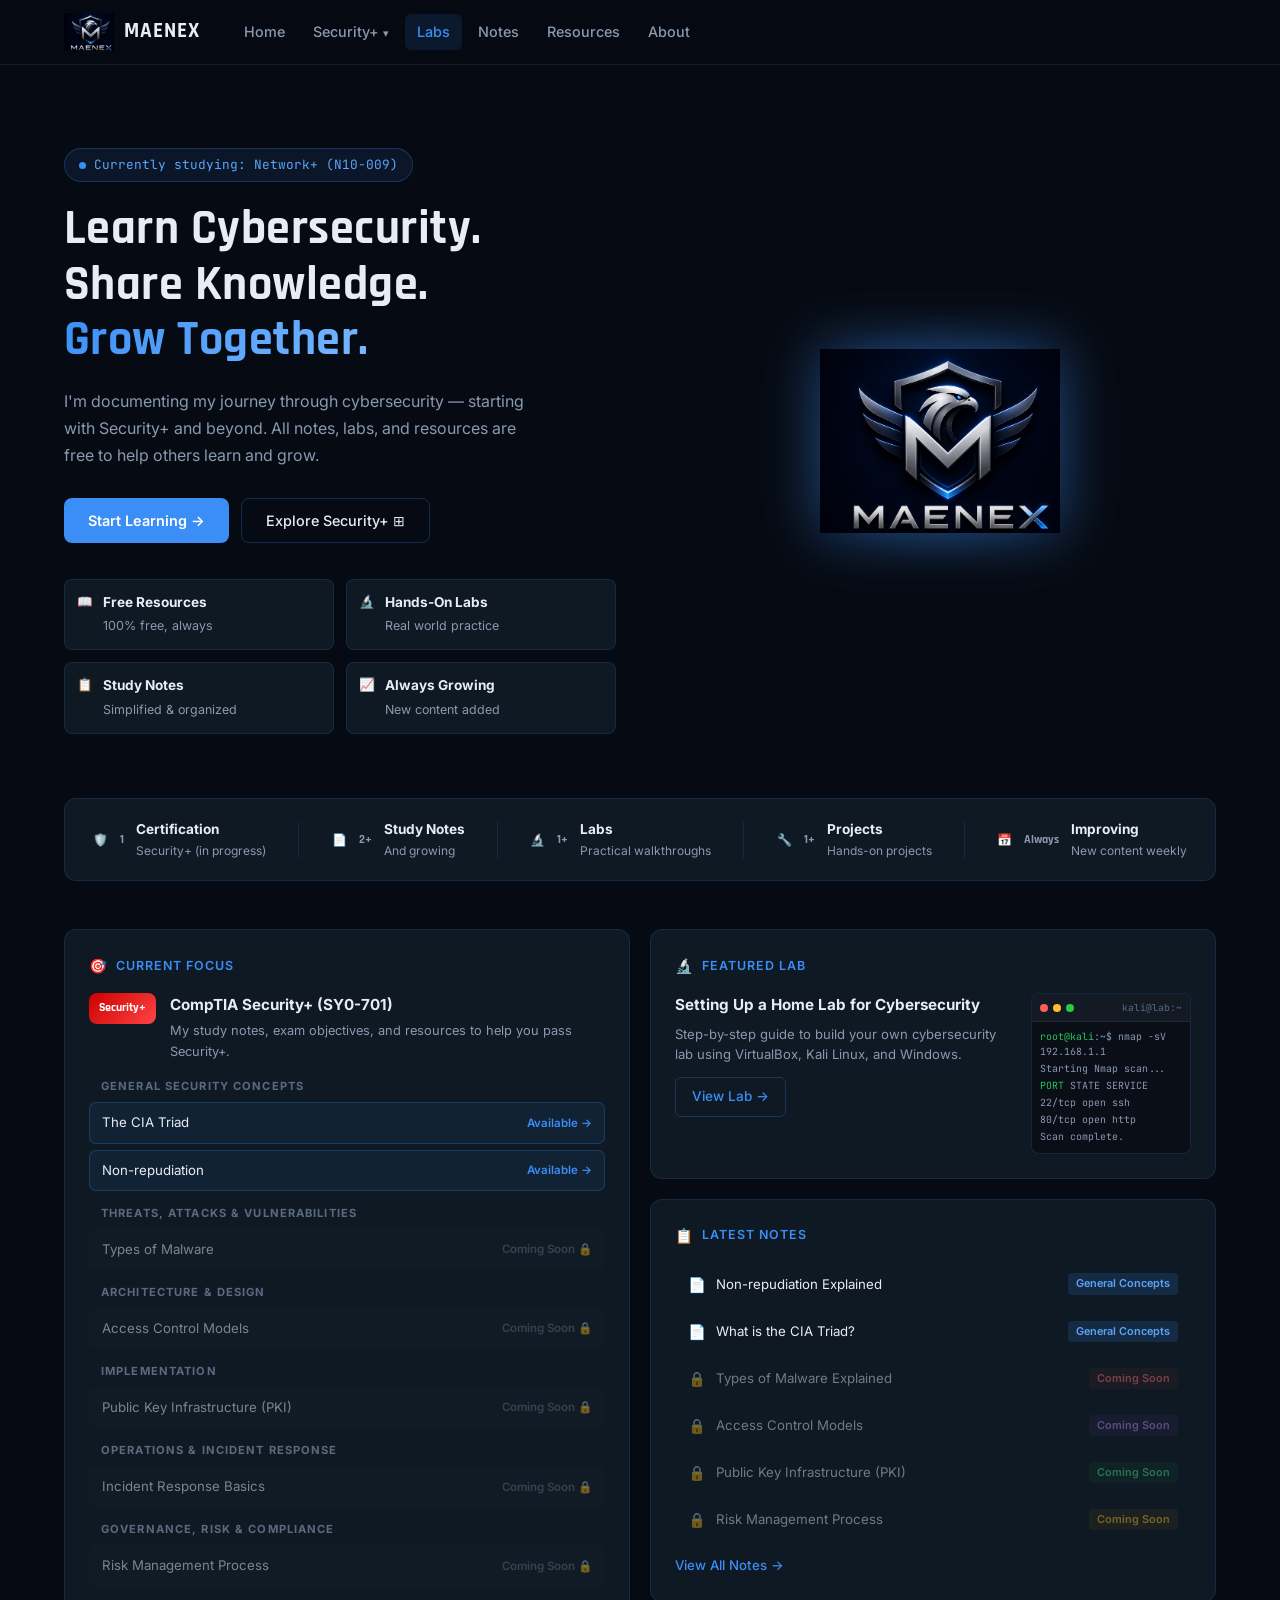
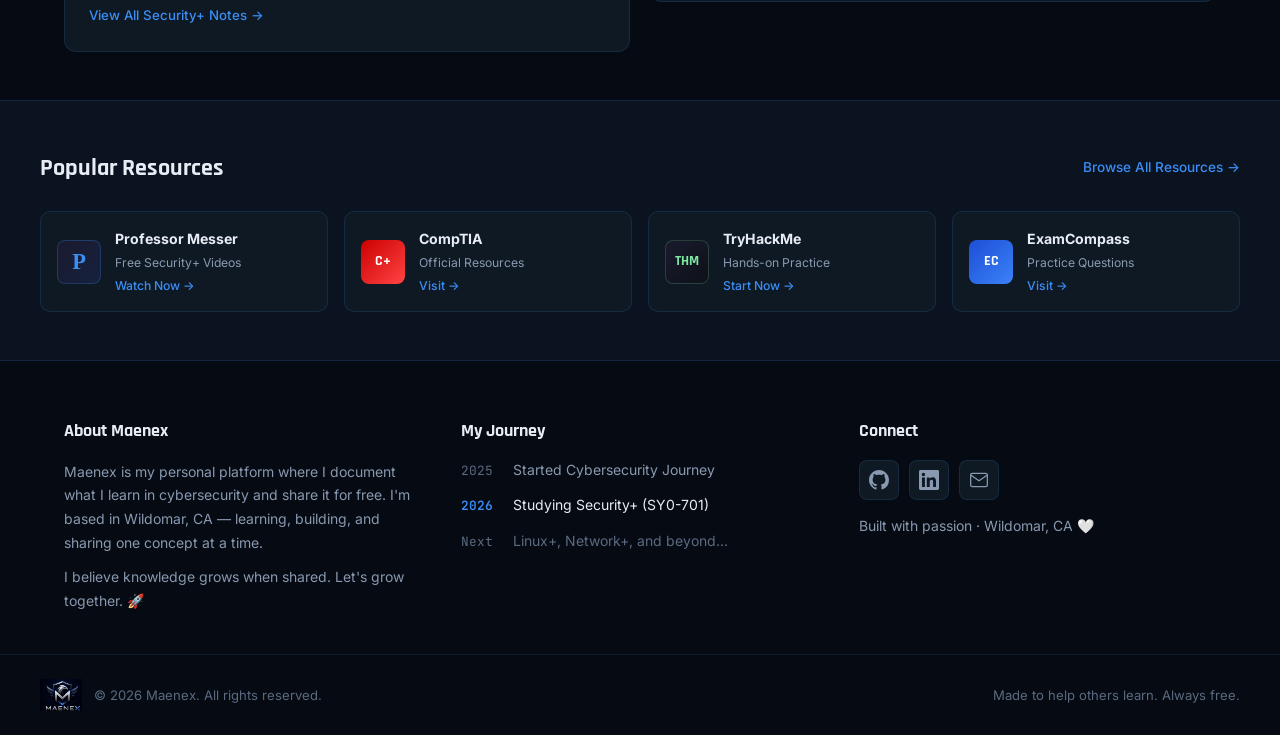
<file: index.html>
<!DOCTYPE html>
<html lang="en">
<head>
  <meta charset="UTF-8">
  <meta name="viewport" content="width=device-width, initial-scale=1.0">
  <title>Maenex | Learn Cybersecurity. Share Knowledge.</title>
  <meta name="description" content="Free cybersecurity notes, labs, and resources. Documenting the journey through Security+ and beyond.">
  <link rel="preconnect" href="https://fonts.googleapis.com">
  <link href="https://fonts.googleapis.com/css2?family=Rajdhani:wght@500;600;700&family=Inter:wght@300;400;500;600&family=JetBrains+Mono:wght@400;500&display=swap" rel="stylesheet">
  <link rel="stylesheet" href="css/style.css">
</head>
<body>

  <!-- NAVBAR -->
  <nav id="navbar">
    <div class="nav-inner">
      <a href="#" class="nav-brand">
        <img src="logo.png" alt="Maenex" class="nav-logo">
        <span class="nav-name">MAENEX</span>
      </a>
      <div class="nav-links">
        <a href="#" class="nav-link active">Home</a>
        <div class="nav-dropdown">
          <a href="#secplus" class="nav-link">Security+ <span class="caret">▾</span></a>
          <div class="dropdown-menu">
            <a href="#secplus">Chapter 1 — General Concepts</a>
            <a href="#secplus" class="locked-link">Chapter 2 — Threats <span class="lock-icon">🔒</span></a>
            <a href="#secplus" class="locked-link">Chapter 3 — Architecture <span class="lock-icon">🔒</span></a>
          </div>
        </div>
        <a href="#labs" class="nav-link">Labs</a>
        <a href="#notes" class="nav-link">Notes</a>
        <a href="#resources" class="nav-link">Resources</a>
        <a href="#about" class="nav-link">About</a>
      </div>
      <button class="nav-menu-btn" id="menuBtn">☰</button>
    </div>
  </nav>

  <!-- MOBILE MENU -->
  <div class="mobile-menu" id="mobileMenu">
    <a href="#">Home</a>
    <a href="#secplus">Security+</a>
    <a href="#labs">Labs</a>
    <a href="#notes">Notes</a>
    <a href="#resources">Resources</a>
    <a href="#about">About</a>
  </div>

  <!-- HERO -->
  <section class="hero">
    <div class="hero-grid">
      <div class="hero-left">
        <div class="hero-badge">
          <span class="badge-dot"></span>
          Currently studying: Network+ (N10-009)
        </div>
        <h1 class="hero-title">
          Learn Cybersecurity.<br>
          Share Knowledge.<br>
          <span class="accent-gradient">Grow Together.</span>
        </h1>
        <p class="hero-sub">
          I'm documenting my journey through cybersecurity — starting with Security+ and beyond. All notes, labs, and resources are free to help others learn and grow.
        </p>
        <div class="hero-actions">
          <a href="#secplus" class="btn-primary">Start Learning →</a>
          <a href="#secplus" class="btn-ghost">Explore Security+ ⊞</a>
        </div>
        <div class="hero-features">
          <div class="feature-item">
            <span class="feature-icon">📖</span>
            <div>
              <strong>Free Resources</strong>
              <span>100% free, always</span>
            </div>
          </div>
          <div class="feature-item">
            <span class="feature-icon">🔬</span>
            <div>
              <strong>Hands-On Labs</strong>
              <span>Real world practice</span>
            </div>
          </div>
          <div class="feature-item">
            <span class="feature-icon">📋</span>
            <div>
              <strong>Study Notes</strong>
              <span>Simplified & organized</span>
            </div>
          </div>
          <div class="feature-item">
            <span class="feature-icon">📈</span>
            <div>
              <strong>Always Growing</strong>
              <span>New content added</span>
            </div>
          </div>
        </div>
      </div>
      <div class="hero-right">
        <div class="hero-logo-wrap">
          <div class="hero-glow"></div>
          <img src="logo.png" alt="Maenex" class="hero-logo-img">
        </div>
      </div>
    </div>

    <!-- STATS BAR -->
    <div class="stats-bar">
      <div class="stat-item">
        <span class="stat-icon">🛡️</span>
        <span class="stat-num">1</span>
        <div>
          <strong>Certification</strong>
          <span>Security+ (in progress)</span>
        </div>
      </div>
      <div class="stat-divider"></div>
      <div class="stat-item">
        <span class="stat-icon">📄</span>
        <span class="stat-num">2+</span>
        <div>
          <strong>Study Notes</strong>
          <span>And growing</span>
        </div>
      </div>
      <div class="stat-divider"></div>
      <div class="stat-item">
        <span class="stat-icon">🔬</span>
        <span class="stat-num">1+</span>
        <div>
          <strong>Labs</strong>
          <span>Practical walkthroughs</span>
        </div>
      </div>
      <div class="stat-divider"></div>
      <div class="stat-item">
        <span class="stat-icon">🔧</span>
        <span class="stat-num">1+</span>
        <div>
          <strong>Projects</strong>
          <span>Hands-on projects</span>
        </div>
      </div>
      <div class="stat-divider"></div>
      <div class="stat-item">
        <span class="stat-icon">📅</span>
        <span class="stat-num">Always</span>
        <div>
          <strong>Improving</strong>
          <span>New content weekly</span>
        </div>
      </div>
    </div>
  </section>

  <!-- MAIN CONTENT GRID -->
  <section class="content-section" id="secplus">
    <div class="content-grid">

      <!-- LEFT: Security+ Topics -->
      <div class="content-card focus-card">
        <div class="card-label">
          <span class="label-icon">🎯</span> Current Focus
        </div>
        <div class="focus-header">
          <div class="cert-logo">Security+</div>
          <div>
            <h3>CompTIA Security+ (SY0-701)</h3>
            <p>My study notes, exam objectives, and resources to help you pass Security+.</p>
          </div>
        </div>
        <div class="domain-list">
          <div class="domain-group">
            <span class="domain-group-title">General Security Concepts</span>
            <a href="notes/cia-triad.html" class="domain-item done">
              <span>The CIA Triad</span>
              <span class="domain-status completed">Available →</span>
            </a>
            <a href="notes/non-repudiation.html" class="domain-item done">
              <span>Non-repudiation</span>
              <span class="domain-status completed">Available →</span>
            </a>
          </div>
          <div class="domain-group">
            <span class="domain-group-title">Threats, Attacks &amp; Vulnerabilities</span>
            <div class="domain-item locked">
              <span>Types of Malware</span>
              <span class="domain-status lock">Coming Soon 🔒</span>
            </div>
          </div>
          <div class="domain-group">
            <span class="domain-group-title">Architecture &amp; Design</span>
            <div class="domain-item locked">
              <span>Access Control Models</span>
              <span class="domain-status lock">Coming Soon 🔒</span>
            </div>
          </div>
          <div class="domain-group">
            <span class="domain-group-title">Implementation</span>
            <div class="domain-item locked">
              <span>Public Key Infrastructure (PKI)</span>
              <span class="domain-status lock">Coming Soon 🔒</span>
            </div>
          </div>
          <div class="domain-group">
            <span class="domain-group-title">Operations &amp; Incident Response</span>
            <div class="domain-item locked">
              <span>Incident Response Basics</span>
              <span class="domain-status lock">Coming Soon 🔒</span>
            </div>
          </div>
          <div class="domain-group">
            <span class="domain-group-title">Governance, Risk &amp; Compliance</span>
            <div class="domain-item locked">
              <span>Risk Management Process</span>
              <span class="domain-status lock">Coming Soon 🔒</span>
            </div>
          </div>
        </div>
        <a href="#notes" class="view-all-link">View All Security+ Notes →</a>
      </div>

      <!-- RIGHT: Featured Lab + Latest Notes -->
      <div class="right-col">

        <div class="content-card lab-card">
          <div class="card-label">
            <span class="label-icon">🔬</span> Featured Lab
          </div>
          <div class="lab-content" id="labs">
            <div class="lab-text">
              <h3>Setting Up a Home Lab for Cybersecurity</h3>
              <p>Step-by-step guide to build your own cybersecurity lab using VirtualBox, Kali Linux, and Windows.</p>
              <a href="#" class="btn-outline">View Lab →</a>
            </div>
            <div class="lab-preview">
              <div class="terminal-preview">
                <div class="terminal-bar">
                  <span class="t-dot red"></span>
                  <span class="t-dot yellow"></span>
                  <span class="t-dot green"></span>
                  <span class="t-title">kali@lab:~</span>
                </div>
                <div class="terminal-body">
                  <p><span class="t-green">root@kali</span>:<span class="t-blue">~</span>$ nmap -sV 192.168.1.1</p>
                  <p class="t-dim">Starting Nmap scan...</p>
                  <p><span class="t-green">PORT</span>   STATE SERVICE</p>
                  <p>22/tcp open  ssh</p>
                  <p>80/tcp open  http</p>
                  <p class="t-green">Scan complete.</p>
                </div>
              </div>
            </div>
          </div>
        </div>

        <div class="content-card notes-card" id="notes">
          <div class="card-label">
            <span class="label-icon">📋</span> Latest Notes
          </div>
          <div class="notes-list">
            <a href="notes/non-repudiation.html" class="note-item">
              <span class="note-icon">📄</span>
              <span class="note-title">Non-repudiation Explained</span>
              <span class="note-tag general">General Concepts</span>
            </a>
            <a href="notes/cia-triad.html" class="note-item">
              <span class="note-icon">📄</span>
              <span class="note-title">What is the CIA Triad?</span>
              <span class="note-tag general">General Concepts</span>
            </a>
            <a href="#" class="note-item locked-note">
              <span class="note-icon">🔒</span>
              <span class="note-title">Types of Malware Explained</span>
              <span class="note-tag threats">Coming Soon</span>
            </a>
            <a href="#" class="note-item locked-note">
              <span class="note-icon">🔒</span>
              <span class="note-title">Access Control Models</span>
              <span class="note-tag arch">Coming Soon</span>
            </a>
            <a href="#" class="note-item locked-note">
              <span class="note-icon">🔒</span>
              <span class="note-title">Public Key Infrastructure (PKI)</span>
              <span class="note-tag impl">Coming Soon</span>
            </a>
            <a href="#" class="note-item locked-note">
              <span class="note-icon">🔒</span>
              <span class="note-title">Risk Management Process</span>
              <span class="note-tag grc">Coming Soon</span>
            </a>
          </div>
          <a href="#" class="view-all-link">View All Notes →</a>
        </div>

      </div>
    </div>
  </section>

  <!-- RESOURCES -->
  <section class="resources-section" id="resources">
    <div class="section-inner">
      <div class="section-header">
        <h2 class="section-title">Popular Resources</h2>
        <a href="#" class="browse-link">Browse All Resources →</a>
      </div>
      <div class="resources-grid">
        <a href="https://www.professormesser.com" target="_blank" class="resource-card">
          <div class="resource-logo professor">P</div>
          <div>
            <strong>Professor Messer</strong>
            <span>Free Security+ Videos</span>
            <span class="resource-cta">Watch Now →</span>
          </div>
        </a>
        <a href="https://www.comptia.org" target="_blank" class="resource-card">
          <div class="resource-logo comptia">C+</div>
          <div>
            <strong>CompTIA</strong>
            <span>Official Resources</span>
            <span class="resource-cta">Visit →</span>
          </div>
        </a>
        <a href="https://tryhackme.com" target="_blank" class="resource-card">
          <div class="resource-logo thm">THM</div>
          <div>
            <strong>TryHackMe</strong>
            <span>Hands-on Practice</span>
            <span class="resource-cta">Start Now →</span>
          </div>
        </a>
        <a href="https://www.examcompass.com" target="_blank" class="resource-card">
          <div class="resource-logo exams">EC</div>
          <div>
            <strong>ExamCompass</strong>
            <span>Practice Questions</span>
            <span class="resource-cta">Visit →</span>
          </div>
        </a>
      </div>
    </div>
  </section>

  <!-- ABOUT + FOOTER -->
  <section class="about-section" id="about">
    <div class="about-grid">
      <div class="about-col">
        <h3>About Maenex</h3>
        <p>Maenex is my personal platform where I document what I learn in cybersecurity and share it for free. I'm based in Wildomar, CA — learning, building, and sharing one concept at a time.</p>
        <p>I believe knowledge grows when shared. Let's grow together. 🚀</p>
      </div>
      <div class="about-col">
        <h3>My Journey</h3>
        <div class="timeline">
          <div class="timeline-item">
            <span class="timeline-year">2025</span>
            <span class="timeline-event">Started Cybersecurity Journey</span>
          </div>
          <div class="timeline-item active">
            <span class="timeline-year highlight">2026</span>
            <span class="timeline-event">Studying Security+ (SY0-701)</span>
          </div>
          <div class="timeline-item future">
            <span class="timeline-year dim">Next</span>
            <span class="timeline-event dim">Linux+, Network+, and beyond...</span>
          </div>
        </div>
      </div>
      <div class="about-col">
        <h3>Connect</h3>
        <div class="social-links">
          <a href="#" class="social-btn" title="GitHub">
            <svg width="20" height="20" fill="currentColor" viewBox="0 0 24 24"><path d="M12 0C5.37 0 0 5.37 0 12c0 5.31 3.435 9.795 8.205 11.385.6.105.825-.255.825-.57 0-.285-.015-1.23-.015-2.235-3.015.555-3.795-.735-4.035-1.41-.135-.345-.72-1.41-1.23-1.695-.42-.225-1.02-.78-.015-.795.945-.015 1.62.87 1.845 1.23 1.08 1.815 2.805 1.305 3.495.99.105-.78.42-1.305.765-1.605-2.67-.3-5.46-1.335-5.46-5.925 0-1.305.465-2.385 1.23-3.225-.12-.3-.54-1.53.12-3.18 0 0 1.005-.315 3.3 1.23.96-.27 1.98-.405 3-.405s2.04.135 3 .405c2.295-1.56 3.3-1.23 3.3-1.23.66 1.65.24 2.88.12 3.18.765.84 1.23 1.905 1.23 3.225 0 4.605-2.805 5.625-5.475 5.925.435.375.81 1.095.81 2.22 0 1.605-.015 2.895-.015 3.3 0 .315.225.69.825.57A12.02 12.02 0 0 0 24 12c0-6.63-5.37-12-12-12z"/></svg>
          </a>
          <a href="#" class="social-btn" title="LinkedIn">
            <svg width="20" height="20" fill="currentColor" viewBox="0 0 24 24"><path d="M20.447 20.452h-3.554v-5.569c0-1.328-.027-3.037-1.852-3.037-1.853 0-2.136 1.445-2.136 2.939v5.667H9.351V9h3.414v1.561h.046c.477-.9 1.637-1.85 3.37-1.85 3.601 0 4.267 2.37 4.267 5.455v6.286zM5.337 7.433a2.062 2.062 0 0 1-2.063-2.065 2.064 2.064 0 1 1 2.063 2.065zm1.782 13.019H3.555V9h3.564v11.452zM22.225 0H1.771C.792 0 0 .774 0 1.729v20.542C0 23.227.792 24 1.771 24h20.451C23.2 24 24 23.227 24 22.271V1.729C24 .774 23.2 0 22.222 0h.003z"/></svg>
          </a>
          <a href="#" class="social-btn" title="Email">
            <svg width="20" height="20" fill="none" stroke="currentColor" stroke-width="1.5" viewBox="0 0 24 24"><path d="M4 4h16c1.1 0 2 .9 2 2v12c0 1.1-.9 2-2 2H4c-1.1 0-2-.9-2-2V6c0-1.1.9-2 2-2z"/><polyline points="22,6 12,13 2,6"/></svg>
          </a>
        </div>
        <p class="built-with">Built with passion · Wildomar, CA 🤍</p>
      </div>
    </div>
  </section>

  <footer class="site-footer">
    <div class="footer-inner">
      <div class="footer-left">
        <img src="logo.png" alt="Maenex" style="height:32px;width:auto;">
        <span>© 2026 Maenex. All rights reserved.</span>
      </div>
      <div class="footer-right">Made to help others learn. Always free.</div>
    </div>
  </footer>

  <script src="js/main.js"></script>
</body>
</html>
</file>
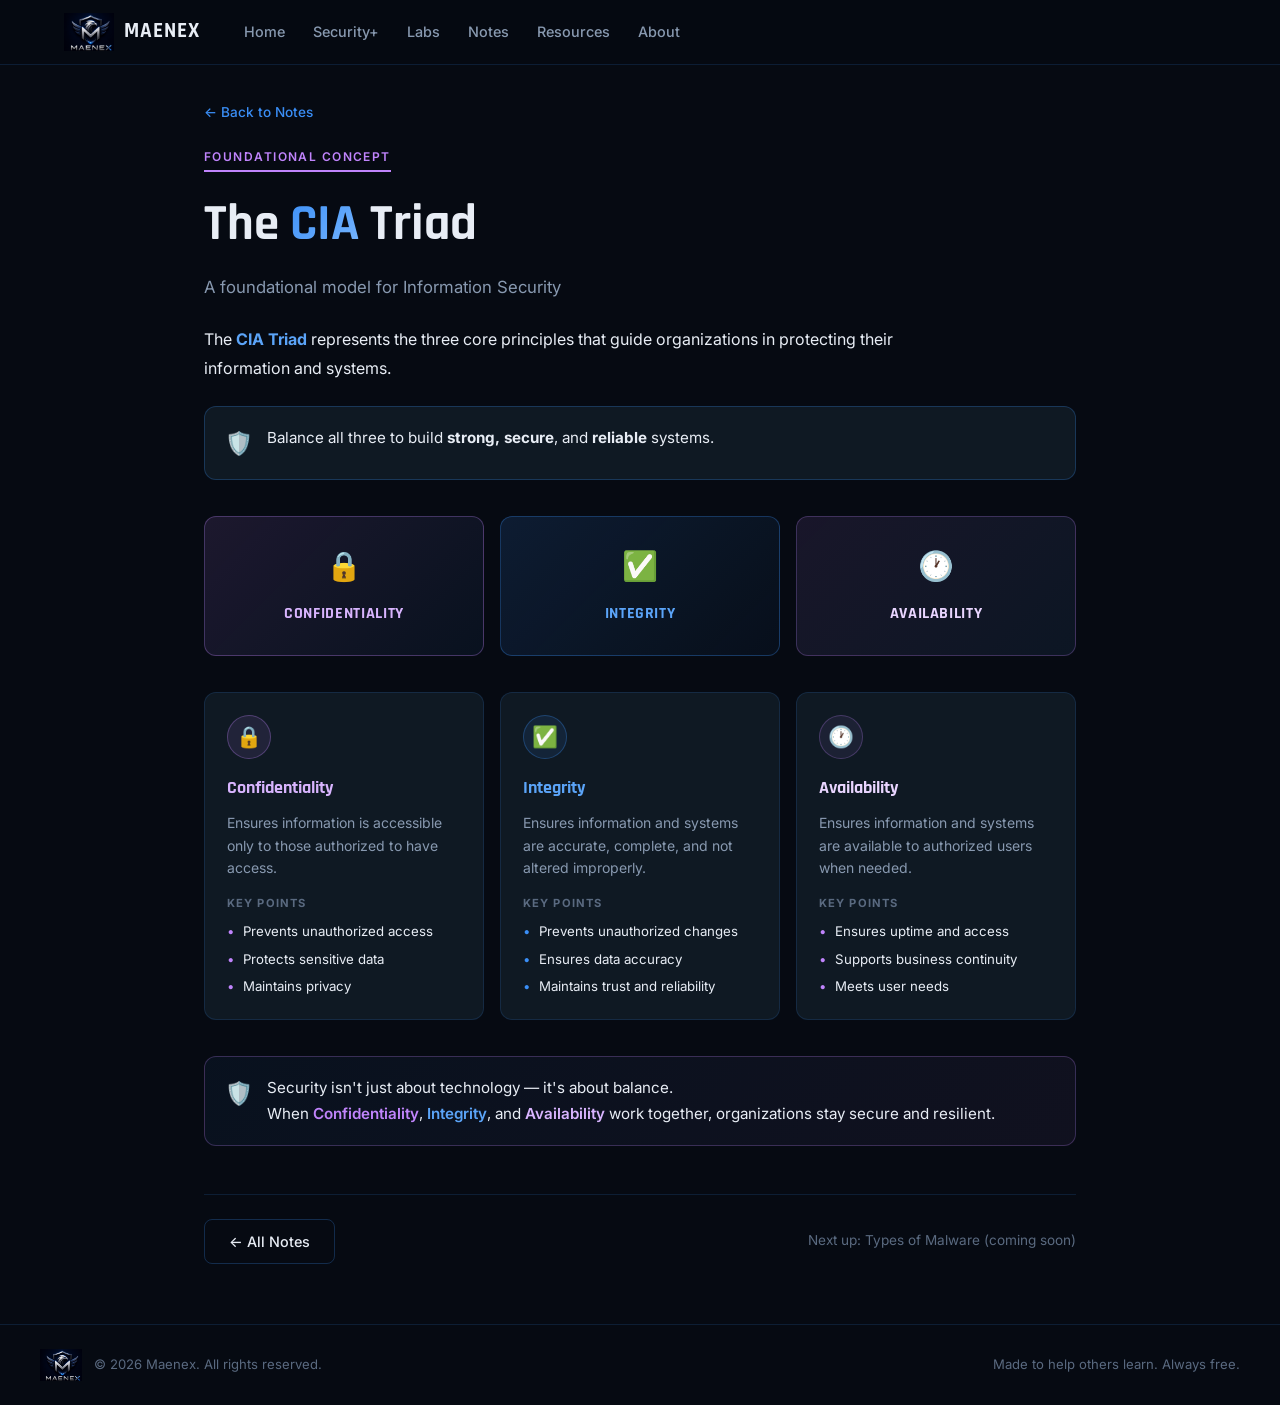
<file: notes/cia-triad.html>
<!DOCTYPE html>
<html lang="en">
<head>
  <meta charset="UTF-8">
  <meta name="viewport" content="width=device-width, initial-scale=1.0">
  <title>The CIA Triad | Maenex Notes</title>
  <meta name="description" content="A foundational concept in information security — Confidentiality, Integrity, and Availability explained simply.">
  <link rel="preconnect" href="https://fonts.googleapis.com">
  <link href="https://fonts.googleapis.com/css2?family=Rajdhani:wght@500;600;700&family=Inter:wght@300;400;500;600&family=JetBrains+Mono:wght@400;500&display=swap" rel="stylesheet">
  <link rel="stylesheet" href="../css/style.css">
  <link rel="stylesheet" href="../css/notes.css">
</head>
<body>

  <nav id="navbar">
    <div class="nav-inner">
      <a href="../index.html" class="nav-brand">
        <img src="../logo.png" alt="Maenex" class="nav-logo">
        <span class="nav-name">MAENEX</span>
      </a>
      <div class="nav-links">
        <a href="../index.html" class="nav-link">Home</a>
        <a href="../index.html#secplus" class="nav-link">Security+</a>
        <a href="../index.html#labs" class="nav-link">Labs</a>
        <a href="../index.html#notes" class="nav-link active">Notes</a>
        <a href="../index.html#resources" class="nav-link">Resources</a>
        <a href="../index.html#about" class="nav-link">About</a>
      </div>
      <button class="nav-menu-btn" id="menuBtn">☰</button>
    </div>
  </nav>

  <div class="mobile-menu" id="mobileMenu">
    <a href="../index.html">Home</a>
    <a href="../index.html#secplus">Security+</a>
    <a href="../index.html#labs">Labs</a>
    <a href="../index.html#notes">Notes</a>
    <a href="../index.html#resources">Resources</a>
    <a href="../index.html#about">About</a>
  </div>

  <main class="note-page">
    <div class="note-container">

      <a href="../index.html#notes" class="back-link">← Back to Notes</a>

      <div class="note-meta">
        <span class="note-eyebrow">Foundational Concept</span>
      </div>

      <h1 class="note-title">The <span class="accent-gradient">CIA</span> Triad</h1>
      <p class="note-subtitle">A foundational model for Information Security</p>

      <p class="note-intro">
        The <strong>CIA Triad</strong> represents the three core principles that guide organizations in protecting their information and systems.
      </p>

      <div class="callout">
        <span class="callout-icon">🛡️</span>
        <p>Balance all three to build <strong>strong, secure</strong>, and <strong>reliable</strong> systems.</p>
      </div>

      <div class="triad-diagram">
        <div class="triad-pillar confidentiality">
          <span class="pillar-icon">🔒</span>
          <span class="pillar-name">Confidentiality</span>
        </div>
        <div class="triad-pillar integrity">
          <span class="pillar-icon">✅</span>
          <span class="pillar-name">Integrity</span>
        </div>
        <div class="triad-pillar availability">
          <span class="pillar-icon">🕐</span>
          <span class="pillar-name">Availability</span>
        </div>
      </div>

      <div class="triad-cards">

        <div class="triad-card card-confidentiality">
          <div class="triad-card-icon">🔒</div>
          <h3>Confidentiality</h3>
          <p>Ensures information is accessible only to those authorized to have access.</p>
          <div class="key-points">
            <span class="kp-label">Key Points</span>
            <ul>
              <li>Prevents unauthorized access</li>
              <li>Protects sensitive data</li>
              <li>Maintains privacy</li>
            </ul>
          </div>
        </div>

        <div class="triad-card card-integrity">
          <div class="triad-card-icon">✅</div>
          <h3>Integrity</h3>
          <p>Ensures information and systems are accurate, complete, and not altered improperly.</p>
          <div class="key-points">
            <span class="kp-label">Key Points</span>
            <ul>
              <li>Prevents unauthorized changes</li>
              <li>Ensures data accuracy</li>
              <li>Maintains trust and reliability</li>
            </ul>
          </div>
        </div>

        <div class="triad-card card-availability">
          <div class="triad-card-icon">🕐</div>
          <h3>Availability</h3>
          <p>Ensures information and systems are available to authorized users when needed.</p>
          <div class="key-points">
            <span class="kp-label">Key Points</span>
            <ul>
              <li>Ensures uptime and access</li>
              <li>Supports business continuity</li>
              <li>Meets user needs</li>
            </ul>
          </div>
        </div>

      </div>

      <div class="callout callout-summary">
        <span class="callout-icon">🛡️</span>
        <p>
          Security isn't just about technology — it's about balance.<br>
          When <span class="text-confidentiality">Confidentiality</span>, <span class="text-integrity">Integrity</span>, and <span class="text-availability">Availability</span> work together, organizations stay secure and resilient.
        </p>
      </div>

      <div class="note-nav">
        <a href="../index.html#notes" class="btn-ghost">← All Notes</a>
        <span class="note-nav-next">Next up: Types of Malware (coming soon)</span>
      </div>

    </div>
  </main>

  <footer class="site-footer">
    <div class="footer-inner">
      <div class="footer-left">
        <img src="../logo.png" alt="Maenex" style="height:32px;width:auto;">
        <span>© 2026 Maenex. All rights reserved.</span>
      </div>
      <div class="footer-right">Made to help others learn. Always free.</div>
    </div>
  </footer>

  <script src="../js/main.js"></script>
</body>
</html>
</file>
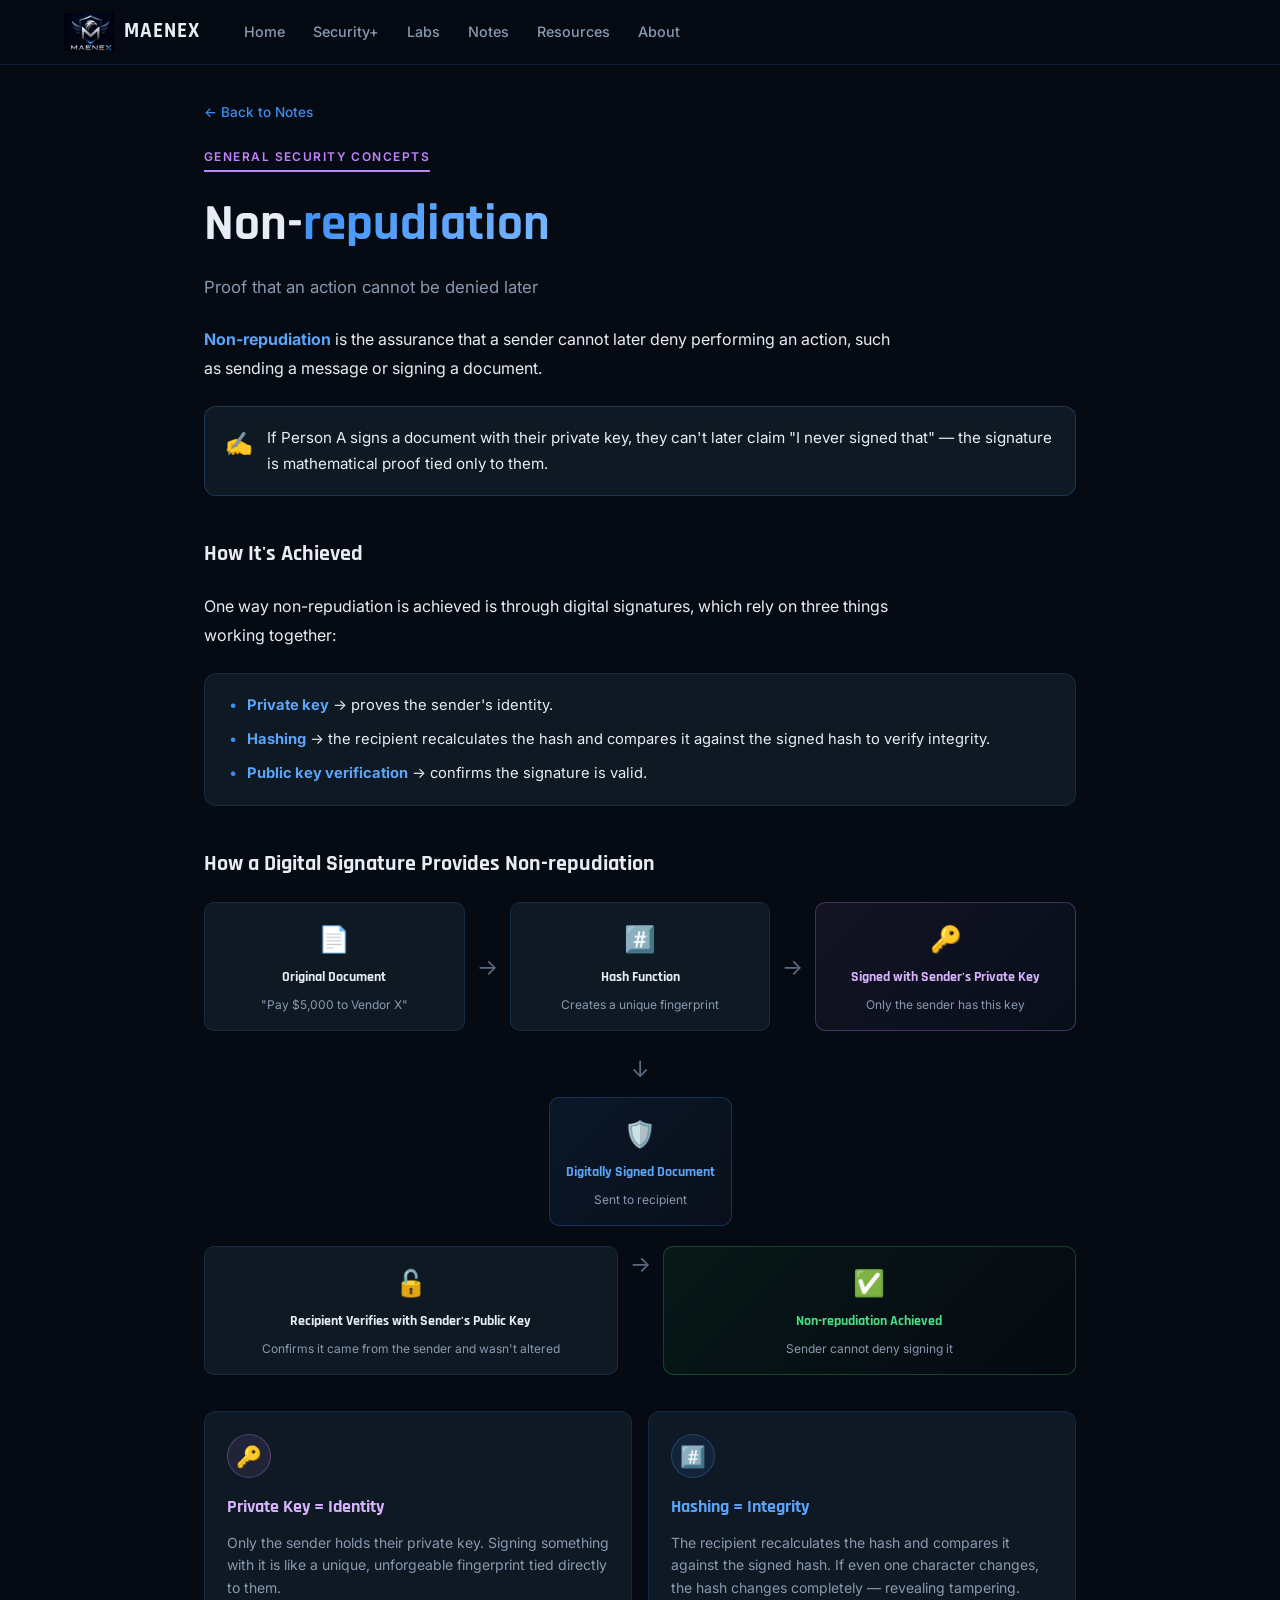
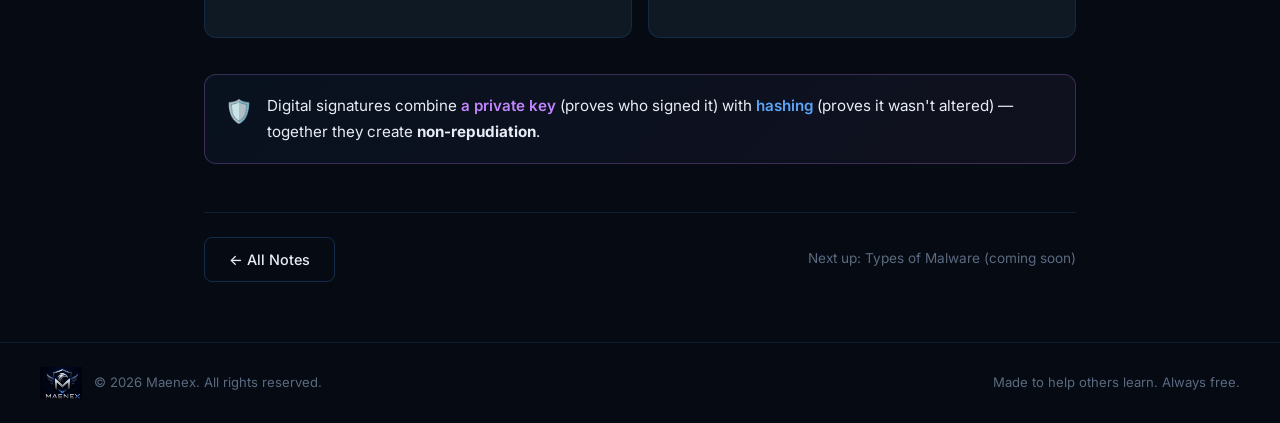
<file: notes/non-repudiation.html>
<!DOCTYPE html>
<html lang="en">
<head>
  <meta charset="UTF-8">
  <meta name="viewport" content="width=device-width, initial-scale=1.0">
  <title>Non-repudiation | Maenex Notes</title>
  <meta name="description" content="What non-repudiation means in cybersecurity, and how digital signatures provide proof that an action cannot be denied later.">
  <link rel="preconnect" href="https://fonts.googleapis.com">
  <link href="https://fonts.googleapis.com/css2?family=Rajdhani:wght@500;600;700&family=Inter:wght@300;400;500;600&family=JetBrains+Mono:wght@400;500&display=swap" rel="stylesheet">
  <link rel="stylesheet" href="../css/style.css">
  <link rel="stylesheet" href="../css/notes.css">
</head>
<body>

  <nav id="navbar">
    <div class="nav-inner">
      <a href="../index.html" class="nav-brand">
        <img src="../logo.png" alt="Maenex" class="nav-logo">
        <span class="nav-name">MAENEX</span>
      </a>
      <div class="nav-links">
        <a href="../index.html" class="nav-link">Home</a>
        <a href="../index.html#secplus" class="nav-link">Security+</a>
        <a href="../index.html#labs" class="nav-link">Labs</a>
        <a href="../index.html#notes" class="nav-link active">Notes</a>
        <a href="../index.html#resources" class="nav-link">Resources</a>
        <a href="../index.html#about" class="nav-link">About</a>
      </div>
      <button class="nav-menu-btn" id="menuBtn">☰</button>
    </div>
  </nav>

  <div class="mobile-menu" id="mobileMenu">
    <a href="../index.html">Home</a>
    <a href="../index.html#secplus">Security+</a>
    <a href="../index.html#labs">Labs</a>
    <a href="../index.html#notes">Notes</a>
    <a href="../index.html#resources">Resources</a>
    <a href="../index.html#about">About</a>
  </div>

  <main class="note-page">
    <div class="note-container">

      <a href="../index.html#notes" class="back-link">← Back to Notes</a>

      <div class="note-meta">
        <span class="note-eyebrow">General Security Concepts</span>
      </div>

      <h1 class="note-title">Non-<span class="accent-gradient">repudiation</span></h1>
      <p class="note-subtitle">Proof that an action cannot be denied later</p>

      <p class="note-intro">
        <strong>Non-repudiation</strong> is the assurance that a sender cannot later deny performing an action, such as sending a message or signing a document.
      </p>

      <div class="callout">
        <span class="callout-icon">✍️</span>
        <p>If Person A signs a document with their private key, they can't later claim "I never signed that" — the signature is mathematical proof tied only to them.</p>
      </div>

      <h2 class="section-h2">How It's Achieved</h2>
      <p class="note-intro">
        One way non-repudiation is achieved is through digital signatures, which rely on three things working together:
      </p>

      <div class="key-points-block">
        <ul>
          <li><strong>Private key</strong> → proves the sender's identity.</li>
          <li><strong>Hashing</strong> → the recipient recalculates the hash and compares it against the signed hash to verify integrity.</li>
          <li><strong>Public key verification</strong> → confirms the signature is valid.</li>
        </ul>
      </div>

      <!-- DIGITAL SIGNATURE DIAGRAM -->
      <h2 class="section-h2">How a Digital Signature Provides Non-repudiation</h2>

      <div class="sig-diagram">

        <div class="sig-stage">
          <div class="sig-box sig-doc">
            <span class="sig-icon">📄</span>
            <span class="sig-label">Original Document</span>
            <span class="sig-sub">"Pay $5,000 to Vendor X"</span>
          </div>
          <span class="sig-arrow">→</span>
          <div class="sig-box sig-hash">
            <span class="sig-icon">#️⃣</span>
            <span class="sig-label">Hash Function</span>
            <span class="sig-sub">Creates a unique fingerprint</span>
          </div>
          <span class="sig-arrow">→</span>
          <div class="sig-box sig-key">
            <span class="sig-icon">🔑</span>
            <span class="sig-label">Signed with Sender's Private Key</span>
            <span class="sig-sub">Only the sender has this key</span>
          </div>
        </div>

        <div class="sig-result">
          <span class="sig-arrow-down">↓</span>
          <div class="sig-box sig-final">
            <span class="sig-icon">🛡️</span>
            <span class="sig-label">Digitally Signed Document</span>
            <span class="sig-sub">Sent to recipient</span>
          </div>
        </div>

        <div class="sig-stage sig-verify">
          <div class="sig-box sig-verify-box">
            <span class="sig-icon">🔓</span>
            <span class="sig-label">Recipient Verifies with Sender's Public Key</span>
            <span class="sig-sub">Confirms it came from the sender and wasn't altered</span>
          </div>
          <span class="sig-arrow">→</span>
          <div class="sig-box sig-outcome">
            <span class="sig-icon">✅</span>
            <span class="sig-label">Non-repudiation Achieved</span>
            <span class="sig-sub">Sender cannot deny signing it</span>
          </div>
        </div>

      </div>

      <!-- KEY POINTS -->
      <div class="triad-cards two-col">
        <div class="triad-card card-confidentiality">
          <div class="triad-card-icon">🔑</div>
          <h3>Private Key = Identity</h3>
          <p>Only the sender holds their private key. Signing something with it is like a unique, unforgeable fingerprint tied directly to them.</p>
        </div>
        <div class="triad-card card-integrity">
          <div class="triad-card-icon">#️⃣</div>
          <h3>Hashing = Integrity</h3>
          <p>The recipient recalculates the hash and compares it against the signed hash. If even one character changes, the hash changes completely — revealing tampering.</p>
        </div>
      </div>

      <div class="callout callout-summary">
        <span class="callout-icon">🛡️</span>
        <p>
          Digital signatures combine <span class="text-confidentiality">a private key</span> (proves who signed it) with <span class="text-integrity">hashing</span> (proves it wasn't altered) — together they create <strong>non-repudiation</strong>.
        </p>
      </div>

      <div class="note-nav">
        <a href="../index.html#notes" class="btn-ghost">← All Notes</a>
        <span class="note-nav-next">Next up: Types of Malware (coming soon)</span>
      </div>

    </div>
  </main>

  <footer class="site-footer">
    <div class="footer-inner">
      <div class="footer-left">
        <img src="../logo.png" alt="Maenex" style="height:32px;width:auto;">
        <span>© 2026 Maenex. All rights reserved.</span>
      </div>
      <div class="footer-right">Made to help others learn. Always free.</div>
    </div>
  </footer>

  <script src="../js/main.js"></script>
</body>
</html>
</file>
<file: css/style.css>
/* ===== MAENEX · style.css ===== */

:root {
  --bg: #060a12;
  --bg2: #0b1220;
  --bg3: #101828;
  --card: #0f1923;
  --card2: #141f2e;
  --border: rgba(58, 142, 246, 0.15);
  --border2: rgba(58, 142, 246, 0.25);
  --blue: #3a8ef6;
  --blue2: #5ba4f8;
  --blue-dim: rgba(58, 142, 246, 0.12);
  --glow: rgba(58, 142, 246, 0.35);
  --text: #e8edf5;
  --text2: #8899b0;
  --text3: #5a6a80;
  --green: #22c55e;
  --yellow: #f59e0b;
  --red: #ef4444;
  --font-display: 'Rajdhani', sans-serif;
  --font-body: 'Inter', sans-serif;
  --font-mono: 'JetBrains Mono', monospace;
}

*, *::before, *::after { box-sizing: border-box; margin: 0; padding: 0; }

html { scroll-behavior: smooth; }

body {
  background: var(--bg);
  color: var(--text);
  font-family: var(--font-body);
  font-size: 15px;
  line-height: 1.6;
  overflow-x: hidden;
}

/* ===== NAVBAR ===== */
#navbar {
  position: fixed;
  top: 0; left: 0; right: 0;
  z-index: 100;
  background: rgba(6, 10, 18, 0.92);
  backdrop-filter: blur(12px);
  border-bottom: 1px solid var(--border);
  transition: border-color 0.3s;
}

.nav-inner {
  max-width: 1200px;
  margin: 0 auto;
  padding: 0 24px;
  height: 64px;
  display: flex;
  align-items: center;
  gap: 32px;
}

.nav-brand {
  display: flex;
  align-items: center;
  gap: 10px;
  text-decoration: none;
  flex-shrink: 0;
}

.nav-logo { height: 38px; width: auto; }

.nav-name {
  font-family: var(--font-display);
  font-size: 1.3rem;
  font-weight: 700;
  color: var(--text);
  letter-spacing: 0.05em;
}

.nav-links {
  display: flex;
  align-items: center;
  gap: 4px;
  flex: 1;
}

.nav-link {
  color: var(--text2);
  text-decoration: none;
  font-size: 0.9rem;
  font-weight: 500;
  padding: 6px 12px;
  border-radius: 6px;
  transition: all 0.2s;
  white-space: nowrap;
}

.nav-link:hover, .nav-link.active {
  color: var(--text);
  background: var(--blue-dim);
}

.nav-link.active { color: var(--blue); }

.nav-dropdown { position: relative; }

.nav-dropdown:hover .dropdown-menu { opacity: 1; pointer-events: all; transform: translateY(0); }

.dropdown-menu {
  position: absolute;
  top: calc(100% + 8px);
  left: 0;
  background: var(--card2);
  border: 1px solid var(--border2);
  border-radius: 8px;
  padding: 8px;
  min-width: 220px;
  opacity: 0;
  pointer-events: none;
  transform: translateY(-8px);
  transition: all 0.2s;
}

.dropdown-menu a {
  display: block;
  padding: 8px 12px;
  color: var(--text2);
  text-decoration: none;
  font-size: 0.875rem;
  border-radius: 6px;
  transition: all 0.15s;
}

.dropdown-menu a:hover { background: var(--blue-dim); color: var(--text); }
.locked-link { opacity: 0.5; cursor: default; }
.lock-icon { font-size: 0.75rem; }
.caret { font-size: 0.7rem; }

.nav-menu-btn {
  display: none;
  background: none;
  border: 1px solid var(--border2);
  color: var(--text);
  padding: 6px 10px;
  border-radius: 6px;
  cursor: pointer;
  font-size: 1.1rem;
  margin-left: auto;
}

/* MOBILE MENU */
.mobile-menu {
  display: none;
  flex-direction: column;
  position: fixed;
  top: 64px; left: 0; right: 0;
  background: var(--bg2);
  border-bottom: 1px solid var(--border);
  z-index: 99;
  padding: 16px;
  gap: 4px;
}

.mobile-menu a {
  color: var(--text2);
  text-decoration: none;
  padding: 10px 16px;
  border-radius: 8px;
  font-size: 0.95rem;
  transition: all 0.2s;
}

.mobile-menu a:hover { background: var(--blue-dim); color: var(--text); }
.mobile-menu.open { display: flex; }

/* ===== HERO ===== */
.hero {
  padding: 100px 24px 0;
  max-width: 1200px;
  margin: 0 auto;
}

.hero-grid {
  display: grid;
  grid-template-columns: 1fr 1fr;
  gap: 48px;
  align-items: center;
  padding: 48px 0 32px;
}

.hero-badge {
  display: inline-flex;
  align-items: center;
  gap: 8px;
  background: rgba(58, 142, 246, 0.1);
  border: 1px solid var(--border2);
  border-radius: 20px;
  padding: 6px 14px;
  font-size: 0.8rem;
  color: var(--blue2);
  margin-bottom: 20px;
  font-family: var(--font-mono);
}

.badge-dot {
  width: 7px; height: 7px;
  background: var(--blue);
  border-radius: 50%;
  animation: pulse 2s infinite;
}

@keyframes pulse {
  0%, 100% { opacity: 1; }
  50% { opacity: 0.4; }
}

.hero-title {
  font-family: var(--font-display);
  font-size: clamp(2rem, 4vw, 3rem);
  font-weight: 700;
  line-height: 1.15;
  margin-bottom: 20px;
  letter-spacing: 0.01em;
}

.accent-gradient {
  background: linear-gradient(135deg, var(--blue) 0%, #7ab8ff 100%);
  -webkit-background-clip: text;
  -webkit-text-fill-color: transparent;
  background-clip: text;
}

.hero-sub {
  color: var(--text2);
  font-size: 1rem;
  line-height: 1.7;
  margin-bottom: 28px;
  max-width: 480px;
}

.hero-actions {
  display: flex;
  gap: 12px;
  flex-wrap: wrap;
  margin-bottom: 36px;
}

.btn-primary {
  background: var(--blue);
  color: #fff;
  padding: 11px 24px;
  border-radius: 8px;
  text-decoration: none;
  font-weight: 600;
  font-size: 0.9rem;
  transition: all 0.2s;
  border: none;
  cursor: pointer;
  display: inline-block;
}

.btn-primary:hover { background: var(--blue2); transform: translateY(-1px); box-shadow: 0 4px 20px rgba(58,142,246,0.4); }

.btn-ghost {
  background: transparent;
  color: var(--text);
  padding: 10px 24px;
  border-radius: 8px;
  text-decoration: none;
  font-weight: 500;
  font-size: 0.9rem;
  border: 1px solid var(--border2);
  transition: all 0.2s;
  display: inline-block;
}

.btn-ghost:hover { background: var(--blue-dim); border-color: var(--blue); }

.btn-outline {
  display: inline-block;
  color: var(--blue);
  border: 1px solid var(--border2);
  padding: 8px 16px;
  border-radius: 6px;
  text-decoration: none;
  font-size: 0.85rem;
  font-weight: 500;
  transition: all 0.2s;
  margin-top: 12px;
}

.btn-outline:hover { background: var(--blue-dim); border-color: var(--blue); }

.hero-features {
  display: grid;
  grid-template-columns: 1fr 1fr;
  gap: 12px;
}

.feature-item {
  display: flex;
  align-items: flex-start;
  gap: 10px;
  padding: 12px;
  background: var(--card);
  border: 1px solid var(--border);
  border-radius: 8px;
}

.feature-icon { font-size: 1.2rem; }

.feature-item strong { display: block; font-size: 0.85rem; color: var(--text); }
.feature-item span { font-size: 0.78rem; color: var(--text2); }

/* HERO RIGHT */
.hero-right {
  display: flex;
  justify-content: center;
  align-items: center;
}

.hero-logo-wrap {
  position: relative;
  width: 320px;
  height: 320px;
  display: flex;
  align-items: center;
  justify-content: center;
}

.hero-glow {
  position: absolute;
  width: 260px; height: 260px;
  background: radial-gradient(circle, rgba(58,142,246,0.25) 0%, transparent 70%);
  border-radius: 50%;
  animation: glow-pulse 3s ease-in-out infinite;
}

@keyframes glow-pulse {
  0%, 100% { transform: scale(1); opacity: 0.8; }
  50% { transform: scale(1.1); opacity: 1; }
}

.hero-logo-img {
  width: 240px;
  height: auto;
  position: relative;
  z-index: 1;
  filter: drop-shadow(0 0 30px rgba(58,142,246,0.5));
}

/* STATS BAR */
.stats-bar {
  display: flex;
  align-items: center;
  justify-content: space-between;
  background: var(--card);
  border: 1px solid var(--border);
  border-radius: 12px;
  padding: 20px 28px;
  margin: 32px 0 0;
  flex-wrap: wrap;
  gap: 16px;
}

.stat-item {
  display: flex;
  align-items: center;
  gap: 12px;
}

.stat-icon { font-size: 1.3rem; }

.stat-num {
  font-family: var(--font-display);
  font-size: 1.6rem;
  font-weight: 700;
  color: var(--blue);
  line-height: 1;
}

.stat-item > div { display: flex; flex-direction: column; }
.stat-item strong { font-size: 0.85rem; color: var(--text); }
.stat-item span { font-size: 0.75rem; color: var(--text2); }

.stat-divider {
  width: 1px;
  height: 36px;
  background: var(--border);
}

/* ===== CONTENT SECTION ===== */
.content-section {
  max-width: 1200px;
  margin: 48px auto;
  padding: 0 24px;
}

.content-grid {
  display: grid;
  grid-template-columns: 1fr 1fr;
  gap: 20px;
}

.content-card {
  background: var(--card);
  border: 1px solid var(--border);
  border-radius: 12px;
  padding: 24px;
}

.card-label {
  display: flex;
  align-items: center;
  gap: 8px;
  font-size: 0.78rem;
  font-weight: 600;
  color: var(--blue);
  text-transform: uppercase;
  letter-spacing: 0.08em;
  margin-bottom: 16px;
}

.label-icon { font-size: 0.9rem; }

/* FOCUS CARD */
.focus-header {
  display: flex;
  align-items: flex-start;
  gap: 14px;
  margin-bottom: 16px;
}

.cert-logo {
  background: linear-gradient(135deg, #c00 0%, #ff4444 100%);
  color: #fff;
  font-family: var(--font-display);
  font-weight: 700;
  font-size: 0.75rem;
  padding: 8px 10px;
  border-radius: 8px;
  flex-shrink: 0;
  line-height: 1.2;
  text-align: center;
}

.focus-header h3 { font-size: 0.95rem; margin-bottom: 4px; }
.focus-header p { font-size: 0.8rem; color: var(--text2); }

.domain-list { display: flex; flex-direction: column; gap: 14px; margin-bottom: 16px; }

.domain-group { display: flex; flex-direction: column; gap: 6px; }

.domain-group-title {
  font-size: 0.7rem;
  font-weight: 700;
  letter-spacing: 0.1em;
  text-transform: uppercase;
  color: var(--text3);
  padding-left: 12px;
}

.domain-item {
  display: flex;
  align-items: center;
  gap: 10px;
  padding: 9px 12px;
  border-radius: 7px;
  font-size: 0.83rem;
  background: rgba(255,255,255,0.02);
  border: 1px solid transparent;
  text-decoration: none;
  color: var(--text);
  transition: all 0.15s;
}

.domain-item.done {
  background: rgba(58,142,246,0.08);
  border-color: var(--border2);
}

.domain-item.done:hover {
  background: rgba(58,142,246,0.14);
}

.domain-item.locked { opacity: 0.5; }

.domain-status {
  margin-left: auto;
  font-size: 0.72rem;
  font-weight: 600;
  white-space: nowrap;
}

.domain-status.completed { color: var(--blue); }
.domain-status.lock { color: var(--text3); }

.view-all-link {
  color: var(--blue);
  text-decoration: none;
  font-size: 0.83rem;
  font-weight: 500;
  transition: color 0.2s;
}

.view-all-link:hover { color: var(--blue2); }

/* RIGHT COL */
.right-col { display: flex; flex-direction: column; gap: 20px; }

/* LAB CARD */
.lab-content {
  display: grid;
  grid-template-columns: 1fr auto;
  gap: 16px;
  align-items: start;
}

.lab-text h3 { font-size: 0.95rem; margin-bottom: 8px; }
.lab-text p { font-size: 0.82rem; color: var(--text2); line-height: 1.5; }

/* TERMINAL */
.terminal-preview {
  width: 160px;
  background: #0a0e16;
  border: 1px solid rgba(58,142,246,0.2);
  border-radius: 8px;
  overflow: hidden;
  font-family: var(--font-mono);
  font-size: 0.62rem;
  flex-shrink: 0;
}

.terminal-bar {
  background: #141a24;
  padding: 6px 8px;
  display: flex;
  align-items: center;
  gap: 5px;
  border-bottom: 1px solid rgba(255,255,255,0.05);
}

.t-dot { width: 8px; height: 8px; border-radius: 50%; }
.t-dot.red { background: #ff5f57; }
.t-dot.yellow { background: #ffbd2e; }
.t-dot.green { background: #28ca41; }
.t-title { color: var(--text3); font-size: 0.6rem; margin-left: auto; }

.terminal-body { padding: 8px; display: flex; flex-direction: column; gap: 2px; line-height: 1.5; }
.terminal-body p { color: var(--text2); }
.t-green { color: #22c55e; }
.t-blue { color: #60a5fa; }
.t-dim { color: var(--text3); }

/* NOTES CARD */
.notes-list { display: flex; flex-direction: column; gap: 4px; margin-bottom: 12px; }

.note-item {
  display: flex;
  align-items: center;
  gap: 10px;
  padding: 9px 12px;
  border-radius: 7px;
  text-decoration: none;
  color: var(--text);
  font-size: 0.83rem;
  transition: all 0.15s;
  border: 1px solid transparent;
}

.note-item:hover { background: var(--blue-dim); border-color: var(--border2); }
.locked-note { opacity: 0.45; pointer-events: none; }
.note-icon { font-size: 0.9rem; flex-shrink: 0; }
.note-title { flex: 1; }

.note-tag {
  font-size: 0.68rem;
  font-weight: 600;
  padding: 2px 8px;
  border-radius: 4px;
  white-space: nowrap;
}

.note-tag.general { background: rgba(58,142,246,0.15); color: var(--blue2); }
.note-tag.threats { background: rgba(239,68,68,0.12); color: #f87171; }
.note-tag.arch { background: rgba(168,85,247,0.12); color: #c084fc; }
.note-tag.impl { background: rgba(34,197,94,0.12); color: #4ade80; }
.note-tag.grc { background: rgba(245,158,11,0.12); color: #fbbf24; }

/* ===== RESOURCES ===== */
.resources-section {
  background: var(--bg2);
  border-top: 1px solid var(--border);
  border-bottom: 1px solid var(--border);
  padding: 48px 24px;
}

.section-inner { max-width: 1200px; margin: 0 auto; }

.section-header {
  display: flex;
  justify-content: space-between;
  align-items: center;
  margin-bottom: 24px;
}

.section-title {
  font-family: var(--font-display);
  font-size: 1.5rem;
  font-weight: 700;
}

.browse-link {
  color: var(--blue);
  text-decoration: none;
  font-size: 0.85rem;
  font-weight: 500;
}

.browse-link:hover { color: var(--blue2); }

.resources-grid {
  display: grid;
  grid-template-columns: repeat(4, 1fr);
  gap: 16px;
}

.resource-card {
  display: flex;
  align-items: center;
  gap: 14px;
  background: var(--card);
  border: 1px solid var(--border);
  border-radius: 10px;
  padding: 16px;
  text-decoration: none;
  transition: all 0.2s;
}

.resource-card:hover { border-color: var(--border2); background: var(--card2); transform: translateY(-2px); }

.resource-logo {
  width: 44px; height: 44px;
  border-radius: 8px;
  display: flex;
  align-items: center;
  justify-content: center;
  font-family: var(--font-display);
  font-weight: 700;
  font-size: 0.85rem;
  color: #fff;
  flex-shrink: 0;
}

.resource-logo.professor { background: linear-gradient(135deg, #1a1a2e, #16213e); color: var(--blue); border: 1px solid var(--border2); font-size: 1.4rem; font-family: serif; }
.resource-logo.comptia { background: linear-gradient(135deg, #c00 0%, #ff4444 100%); }
.resource-logo.thm { background: linear-gradient(135deg, #1a1a2e, #0d1117); color: #7ee8a2; border: 1px solid rgba(126,232,162,0.2); }
.resource-logo.exams { background: linear-gradient(135deg, #1d4ed8, #3b82f6); }

.resource-card > div { display: flex; flex-direction: column; gap: 2px; }
.resource-card strong { font-size: 0.88rem; color: var(--text); }
.resource-card span { font-size: 0.76rem; color: var(--text2); }
.resource-cta { color: var(--blue) !important; font-size: 0.76rem !important; font-weight: 500; margin-top: 2px; }

/* ===== ABOUT ===== */
.about-section {
  max-width: 1200px;
  margin: 0 auto;
  padding: 56px 24px 32px;
}

.about-grid {
  display: grid;
  grid-template-columns: repeat(3, 1fr);
  gap: 40px;
}

.about-col h3 {
  font-family: var(--font-display);
  font-size: 1.1rem;
  font-weight: 700;
  margin-bottom: 14px;
  color: var(--text);
}

.about-col p {
  font-size: 0.875rem;
  color: var(--text2);
  line-height: 1.7;
  margin-bottom: 10px;
}

/* TIMELINE */
.timeline { display: flex; flex-direction: column; gap: 14px; }

.timeline-item {
  display: flex;
  align-items: flex-start;
  gap: 12px;
  font-size: 0.875rem;
}

.timeline-year {
  font-family: var(--font-mono);
  font-size: 0.8rem;
  color: var(--text3);
  width: 40px;
  flex-shrink: 0;
  padding-top: 1px;
}

.timeline-year.highlight { color: var(--blue); font-weight: 600; }

.timeline-item.active .timeline-event { color: var(--text); }
.timeline-item.future .timeline-event { color: var(--text3); }
.timeline-event { color: var(--text2); line-height: 1.4; }

/* SOCIAL */
.social-links { display: flex; gap: 10px; margin-bottom: 14px; }

.social-btn {
  width: 40px; height: 40px;
  background: var(--card);
  border: 1px solid var(--border);
  border-radius: 8px;
  display: flex;
  align-items: center;
  justify-content: center;
  color: var(--text2);
  text-decoration: none;
  transition: all 0.2s;
}

.social-btn:hover { background: var(--blue-dim); border-color: var(--border2); color: var(--text); }

.built-with { font-size: 0.8rem; color: var(--text3); }

/* ===== FOOTER ===== */
.site-footer {
  border-top: 1px solid var(--border);
  padding: 24px;
}

.footer-inner {
  max-width: 1200px;
  margin: 0 auto;
  display: flex;
  justify-content: space-between;
  align-items: center;
  flex-wrap: wrap;
  gap: 12px;
}

.footer-left {
  display: flex;
  align-items: center;
  gap: 12px;
  font-size: 0.82rem;
  color: var(--text3);
}

.footer-right { font-size: 0.82rem; color: var(--text3); }

/* ===== SCROLL FADE ===== */
.fade-in {
  opacity: 0;
  transform: translateY(20px);
  transition: opacity 0.5s ease, transform 0.5s ease;
}

.fade-in.visible {
  opacity: 1;
  transform: translateY(0);
}

/* ===== RESPONSIVE ===== */
@media (max-width: 900px) {
  .hero-grid { grid-template-columns: 1fr; }
  .hero-right { display: none; }
  .content-grid { grid-template-columns: 1fr; }
  .resources-grid { grid-template-columns: 1fr 1fr; }
  .about-grid { grid-template-columns: 1fr; gap: 28px; }
  .stats-bar { justify-content: center; }
  .stat-divider { display: none; }
  .nav-links { display: none; }
  .nav-menu-btn { display: block; }
}

@media (max-width: 580px) {
  .hero { padding-top: 80px; }
  .hero-features { grid-template-columns: 1fr; }
  .resources-grid { grid-template-columns: 1fr; }
  .lab-content { grid-template-columns: 1fr; }
  .terminal-preview { display: none; }
  .hero-actions { flex-direction: column; }
  .btn-primary, .btn-ghost { text-align: center; }
}
</file>
<file: css/notes.css>
/* ===== MAENEX · notes.css ===== */

.note-page {
  max-width: 920px;
  margin: 0 auto;
  padding: 100px 24px 60px;
}

.back-link {
  display: inline-block;
  color: var(--blue);
  text-decoration: none;
  font-size: 0.85rem;
  font-weight: 500;
  margin-bottom: 20px;
}

.back-link:hover { color: var(--blue2); }

.note-meta { margin-bottom: 12px; }

.note-eyebrow {
  display: inline-block;
  font-size: 0.75rem;
  font-weight: 600;
  letter-spacing: 0.12em;
  text-transform: uppercase;
  color: #c084fc;
  border-bottom: 2px solid #c084fc;
  padding-bottom: 4px;
}

.note-title {
  font-family: var(--font-display);
  font-size: clamp(2.2rem, 5vw, 3.2rem);
  font-weight: 700;
  margin-bottom: 8px;
}

.note-subtitle {
  font-size: 1.05rem;
  color: var(--text2);
  margin-bottom: 24px;
}

.note-intro {
  font-size: 1rem;
  color: var(--text);
  line-height: 1.8;
  max-width: 700px;
  margin-bottom: 24px;
}

.note-intro strong { color: var(--blue2); }

/* CALLOUT */
.callout {
  display: flex;
  align-items: flex-start;
  gap: 14px;
  background: var(--card);
  border: 1px solid var(--border2);
  border-radius: 12px;
  padding: 18px 20px;
  margin-bottom: 36px;
}

.callout-icon { font-size: 1.4rem; flex-shrink: 0; }

.callout p {
  font-size: 0.95rem;
  color: var(--text);
  line-height: 1.7;
}

.callout-summary {
  margin-top: 36px;
  border-color: rgba(192,132,252,0.25);
  background: linear-gradient(135deg, rgba(58,142,246,0.06), rgba(192,132,252,0.06));
}

.text-confidentiality { color: #c084fc; font-weight: 600; }
.text-integrity { color: var(--blue2); font-weight: 600; }
.text-availability { color: #d8b4fe; font-weight: 600; }

/* TRIAD DIAGRAM */
.triad-diagram {
  display: grid;
  grid-template-columns: repeat(3, 1fr);
  gap: 16px;
  margin-bottom: 36px;
}

.triad-pillar {
  display: flex;
  flex-direction: column;
  align-items: center;
  gap: 10px;
  padding: 28px 16px;
  border-radius: 12px;
  text-align: center;
  font-family: var(--font-display);
  font-weight: 700;
  font-size: 1rem;
  letter-spacing: 0.04em;
  text-transform: uppercase;
}

.triad-pillar .pillar-icon { font-size: 1.8rem; }

.triad-pillar.confidentiality {
  background: linear-gradient(135deg, rgba(192,132,252,0.12), rgba(58,142,246,0.06));
  border: 1px solid rgba(192,132,252,0.3);
  color: #d8b4fe;
}

.triad-pillar.integrity {
  background: linear-gradient(135deg, rgba(58,142,246,0.14), rgba(58,142,246,0.04));
  border: 1px solid rgba(58,142,246,0.3);
  color: var(--blue2);
}

.triad-pillar.availability {
  background: linear-gradient(135deg, rgba(192,132,252,0.1), rgba(91,164,248,0.08));
  border: 1px solid rgba(192,132,252,0.25);
  color: #e9d5ff;
}

/* THREE CARDS */
.triad-cards {
  display: grid;
  grid-template-columns: repeat(3, 1fr);
  gap: 16px;
  margin-bottom: 12px;
}

.triad-card {
  background: var(--card);
  border: 1px solid var(--border);
  border-radius: 12px;
  padding: 22px;
}

.triad-card-icon {
  width: 44px; height: 44px;
  border-radius: 50%;
  display: flex;
  align-items: center;
  justify-content: center;
  font-size: 1.3rem;
  margin-bottom: 14px;
  border: 1px solid var(--border2);
}

.card-confidentiality .triad-card-icon { background: rgba(192,132,252,0.1); border-color: rgba(192,132,252,0.3); }
.card-integrity .triad-card-icon { background: rgba(58,142,246,0.1); border-color: rgba(58,142,246,0.3); }
.card-availability .triad-card-icon { background: rgba(192,132,252,0.08); border-color: rgba(192,132,252,0.25); }

.triad-card h3 {
  font-family: var(--font-display);
  font-size: 1.15rem;
  font-weight: 700;
  margin-bottom: 10px;
}

.card-confidentiality h3 { color: #d8b4fe; }
.card-integrity h3 { color: var(--blue2); }
.card-availability h3 { color: #e9d5ff; }

.triad-card p {
  font-size: 0.875rem;
  color: var(--text2);
  line-height: 1.6;
  margin-bottom: 16px;
}

.kp-label {
  display: block;
  font-size: 0.7rem;
  font-weight: 700;
  letter-spacing: 0.1em;
  text-transform: uppercase;
  color: var(--text3);
  margin-bottom: 8px;
}

.key-points ul {
  list-style: none;
  display: flex;
  flex-direction: column;
  gap: 6px;
}

.key-points li {
  font-size: 0.83rem;
  color: var(--text);
  padding-left: 16px;
  position: relative;
}

.key-points li::before {
  content: '•';
  position: absolute;
  left: 0;
  color: var(--blue);
}

.card-confidentiality .key-points li::before { color: #c084fc; }
.card-availability .key-points li::before { color: #c084fc; }

/* NOTE NAV */
.note-nav {
  display: flex;
  justify-content: space-between;
  align-items: center;
  margin-top: 48px;
  padding-top: 24px;
  border-top: 1px solid var(--border);
  flex-wrap: wrap;
  gap: 12px;
}

.note-nav-next {
  font-size: 0.85rem;
  color: var(--text3);
}

/* RESPONSIVE */
@media (max-width: 800px) {
  .triad-diagram { grid-template-columns: 1fr; }
  .triad-cards { grid-template-columns: 1fr; }
}

/* SECTION HEADING */
.section-h2 {
  font-family: var(--font-display);
  font-size: 1.4rem;
  font-weight: 700;
  margin: 40px 0 20px;
}

.key-points-block {
  background: var(--card);
  border: 1px solid var(--border);
  border-radius: 12px;
  padding: 20px 24px;
  margin-bottom: 36px;
}

.key-points-block ul {
  list-style: none;
  display: flex;
  flex-direction: column;
  gap: 10px;
}

.key-points-block li {
  font-size: 0.92rem;
  color: var(--text);
  line-height: 1.6;
  padding-left: 18px;
  position: relative;
}

.key-points-block li::before {
  content: '•';
  position: absolute;
  left: 0;
  color: var(--blue);
}

.key-points-block li strong {
  color: var(--blue2);
}

/* DIGITAL SIGNATURE DIAGRAM */
.sig-diagram {
  display: flex;
  flex-direction: column;
  gap: 20px;
  margin-bottom: 36px;
}

.sig-stage {
  display: flex;
  align-items: center;
  gap: 12px;
}

.sig-box {
  flex: 1;
  display: flex;
  flex-direction: column;
  gap: 6px;
  background: var(--card);
  border: 1px solid var(--border);
  border-radius: 10px;
  padding: 16px;
  text-align: center;
}

.sig-icon { font-size: 1.6rem; }

.sig-label {
  font-family: var(--font-display);
  font-size: 0.9rem;
  font-weight: 700;
  color: var(--text);
}

.sig-sub {
  font-size: 0.75rem;
  color: var(--text2);
}

.sig-arrow {
  font-size: 1.4rem;
  color: var(--text3);
  flex-shrink: 0;
}

.sig-key {
  border-color: rgba(192,132,252,0.3);
  background: linear-gradient(135deg, rgba(192,132,252,0.08), rgba(58,142,246,0.04));
}

.sig-key .sig-label { color: #d8b4fe; }

.sig-result {
  display: flex;
  flex-direction: column;
  align-items: center;
  gap: 10px;
}

.sig-arrow-down {
  font-size: 1.4rem;
  color: var(--text3);
}

.sig-final {
  max-width: 320px;
  border-color: var(--border2);
  background: linear-gradient(135deg, rgba(58,142,246,0.1), rgba(91,164,248,0.04));
}

.sig-final .sig-label { color: var(--blue2); }

.sig-verify {
  align-items: stretch;
}

.sig-outcome {
  border-color: rgba(34,197,94,0.3);
  background: linear-gradient(135deg, rgba(34,197,94,0.08), transparent);
}

.sig-outcome .sig-label { color: #4ade80; }

/* TWO COLUMN VARIANT FOR TRIAD CARDS */
.triad-cards.two-col {
  grid-template-columns: repeat(2, 1fr);
}

@media (max-width: 800px) {
  .sig-stage { flex-direction: column; }
  .sig-arrow { transform: rotate(90deg); }
  .triad-cards.two-col { grid-template-columns: 1fr; }
}
</file>
